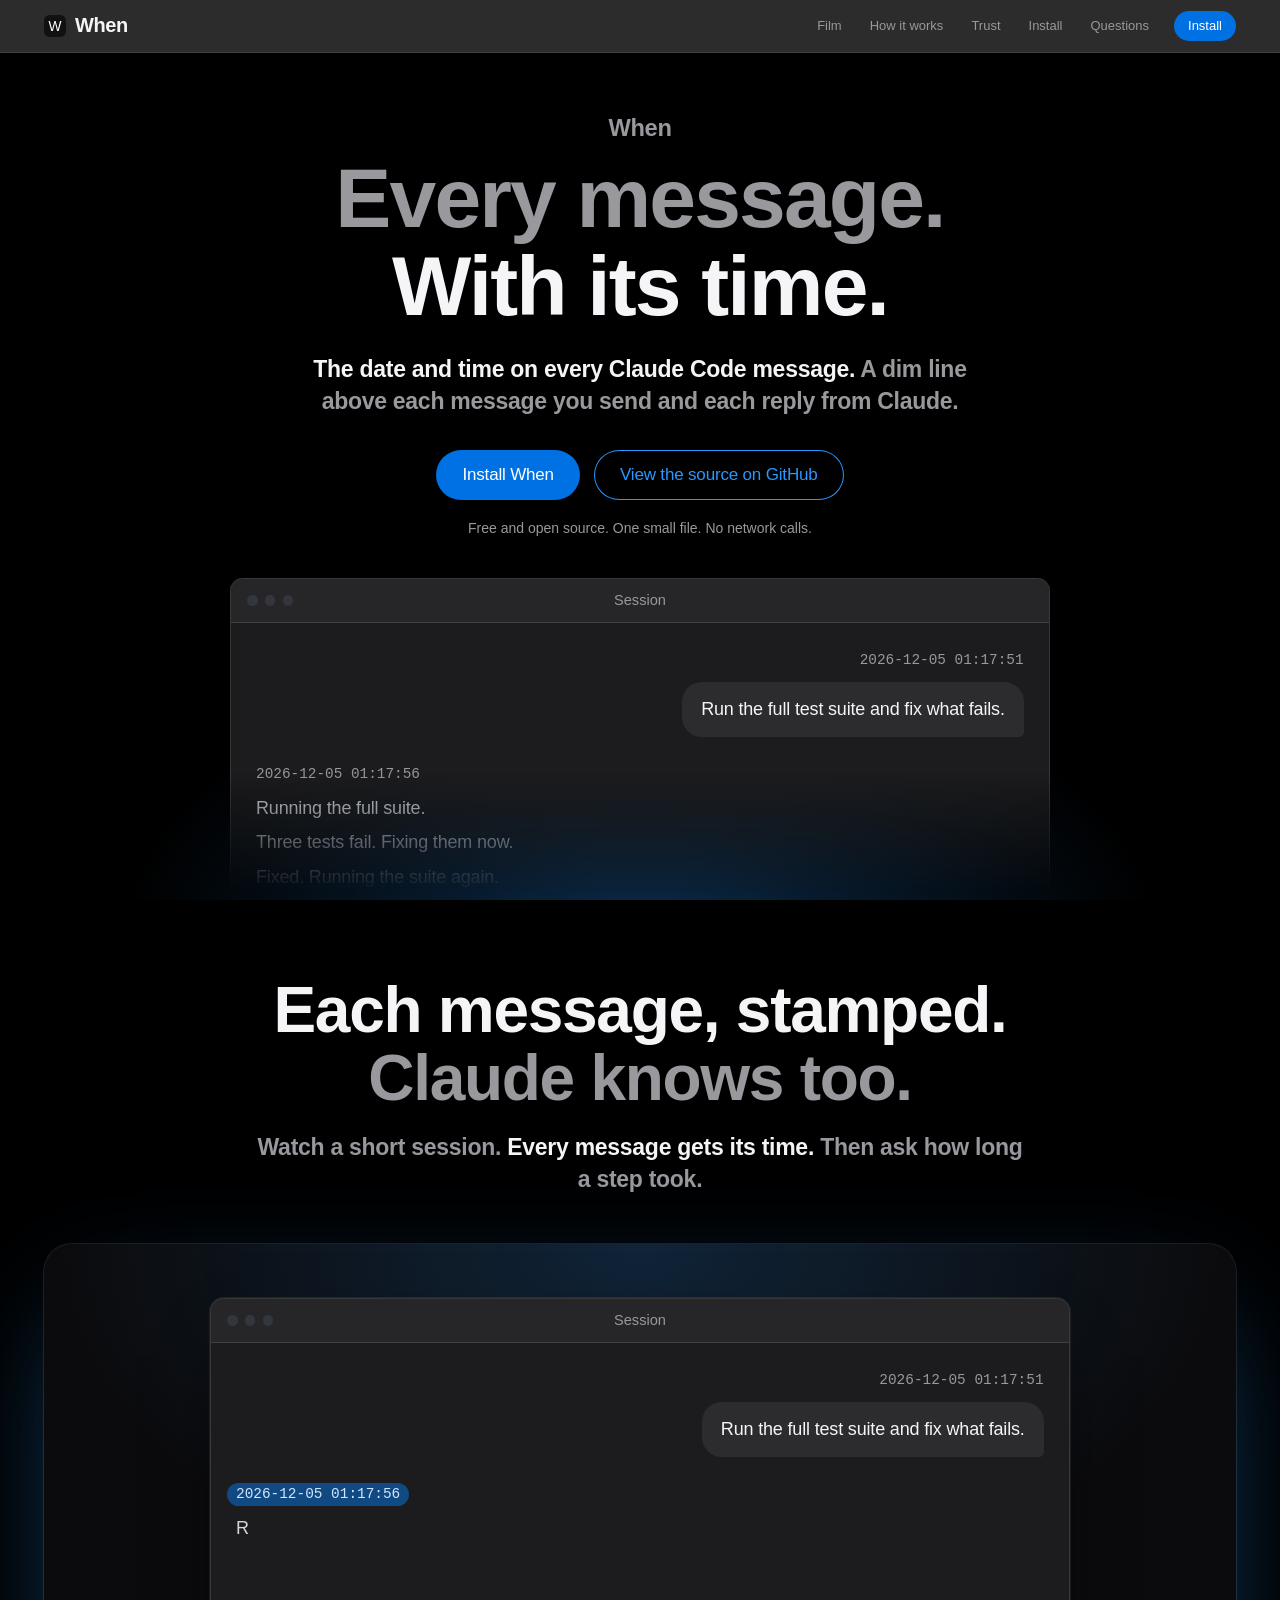
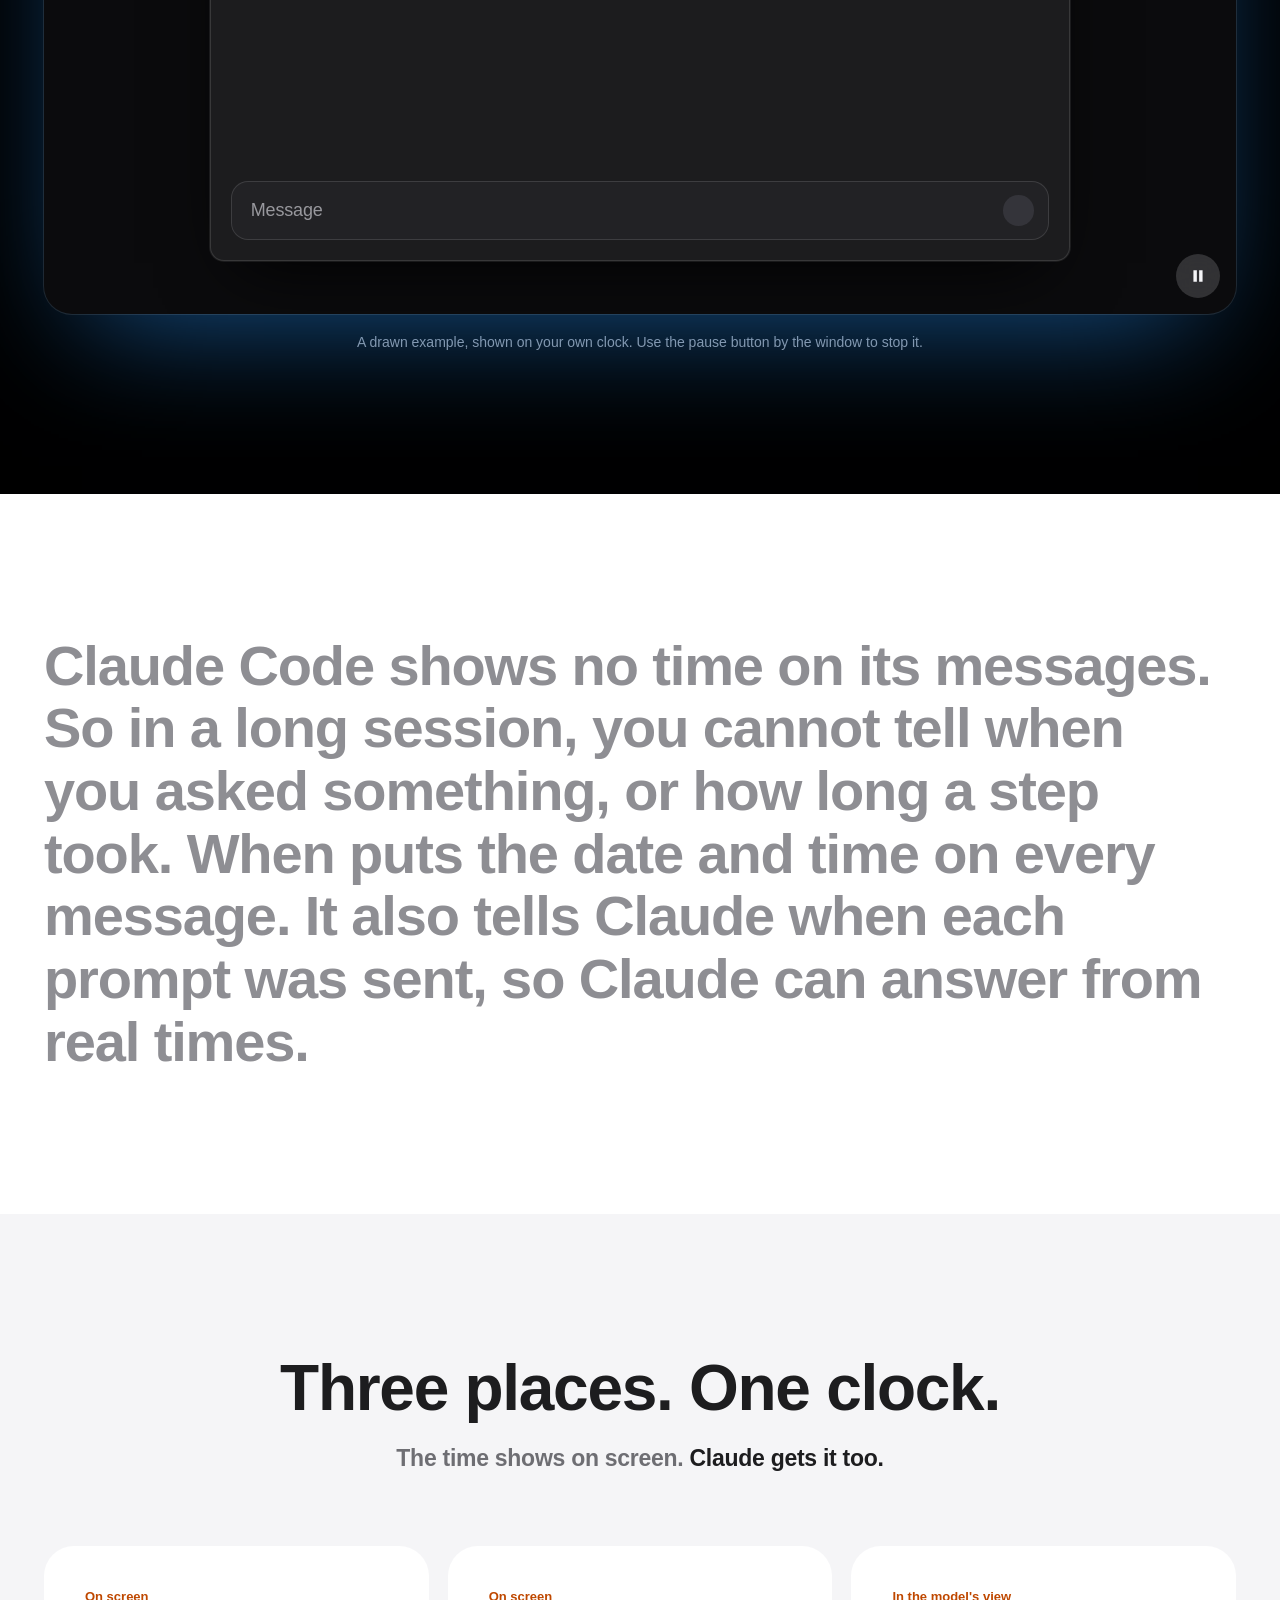
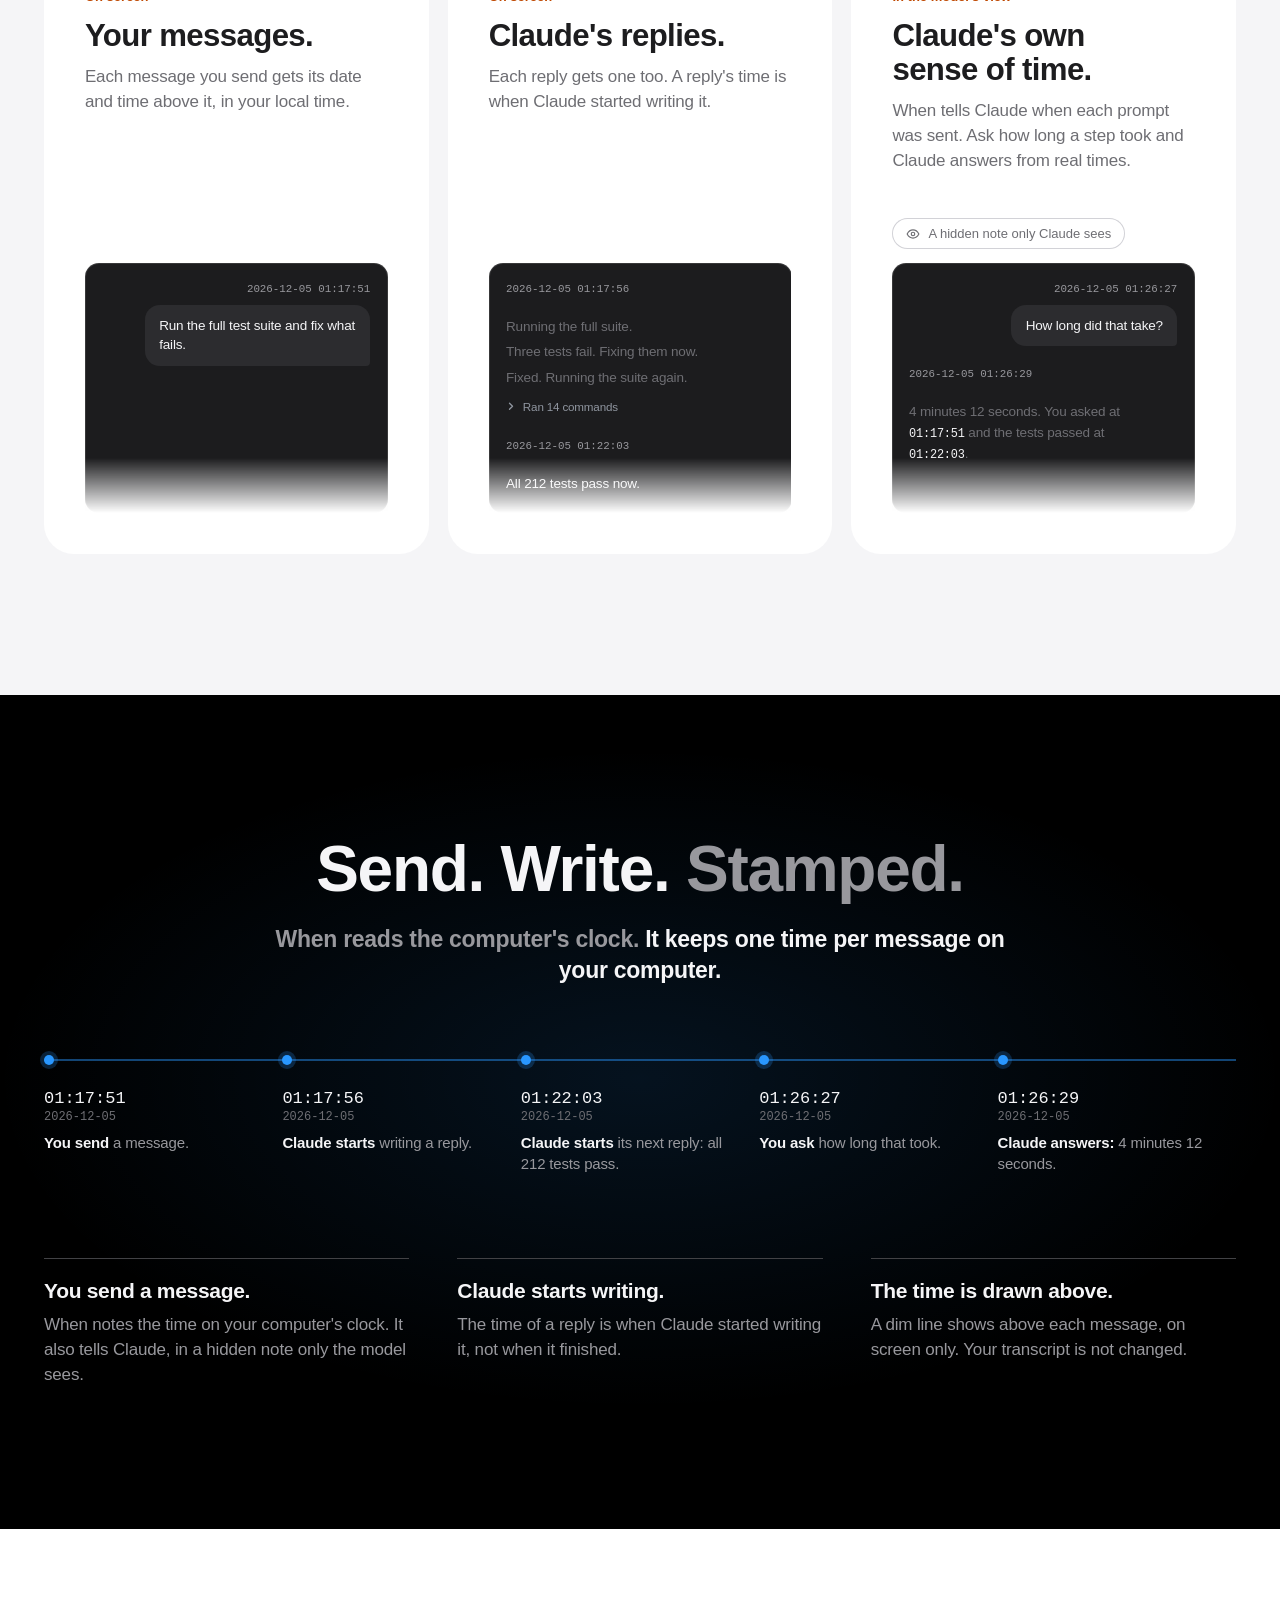
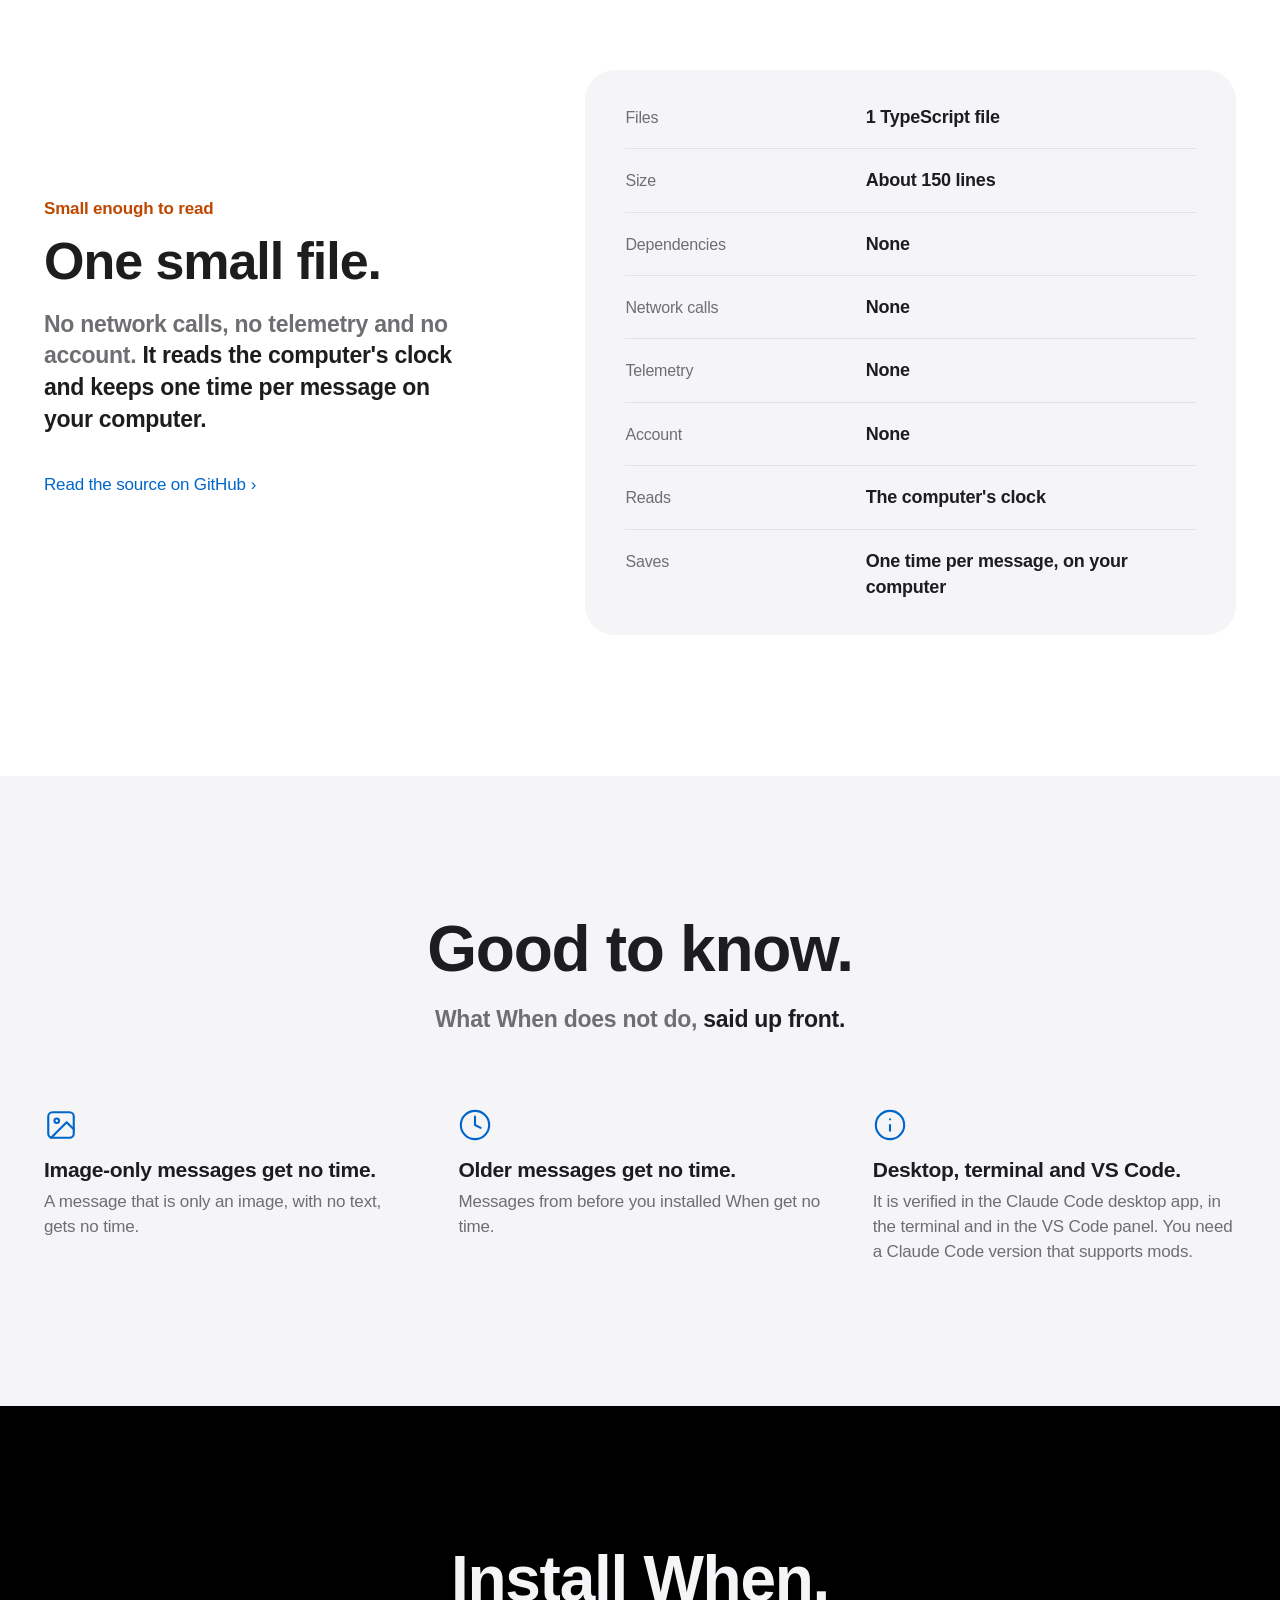
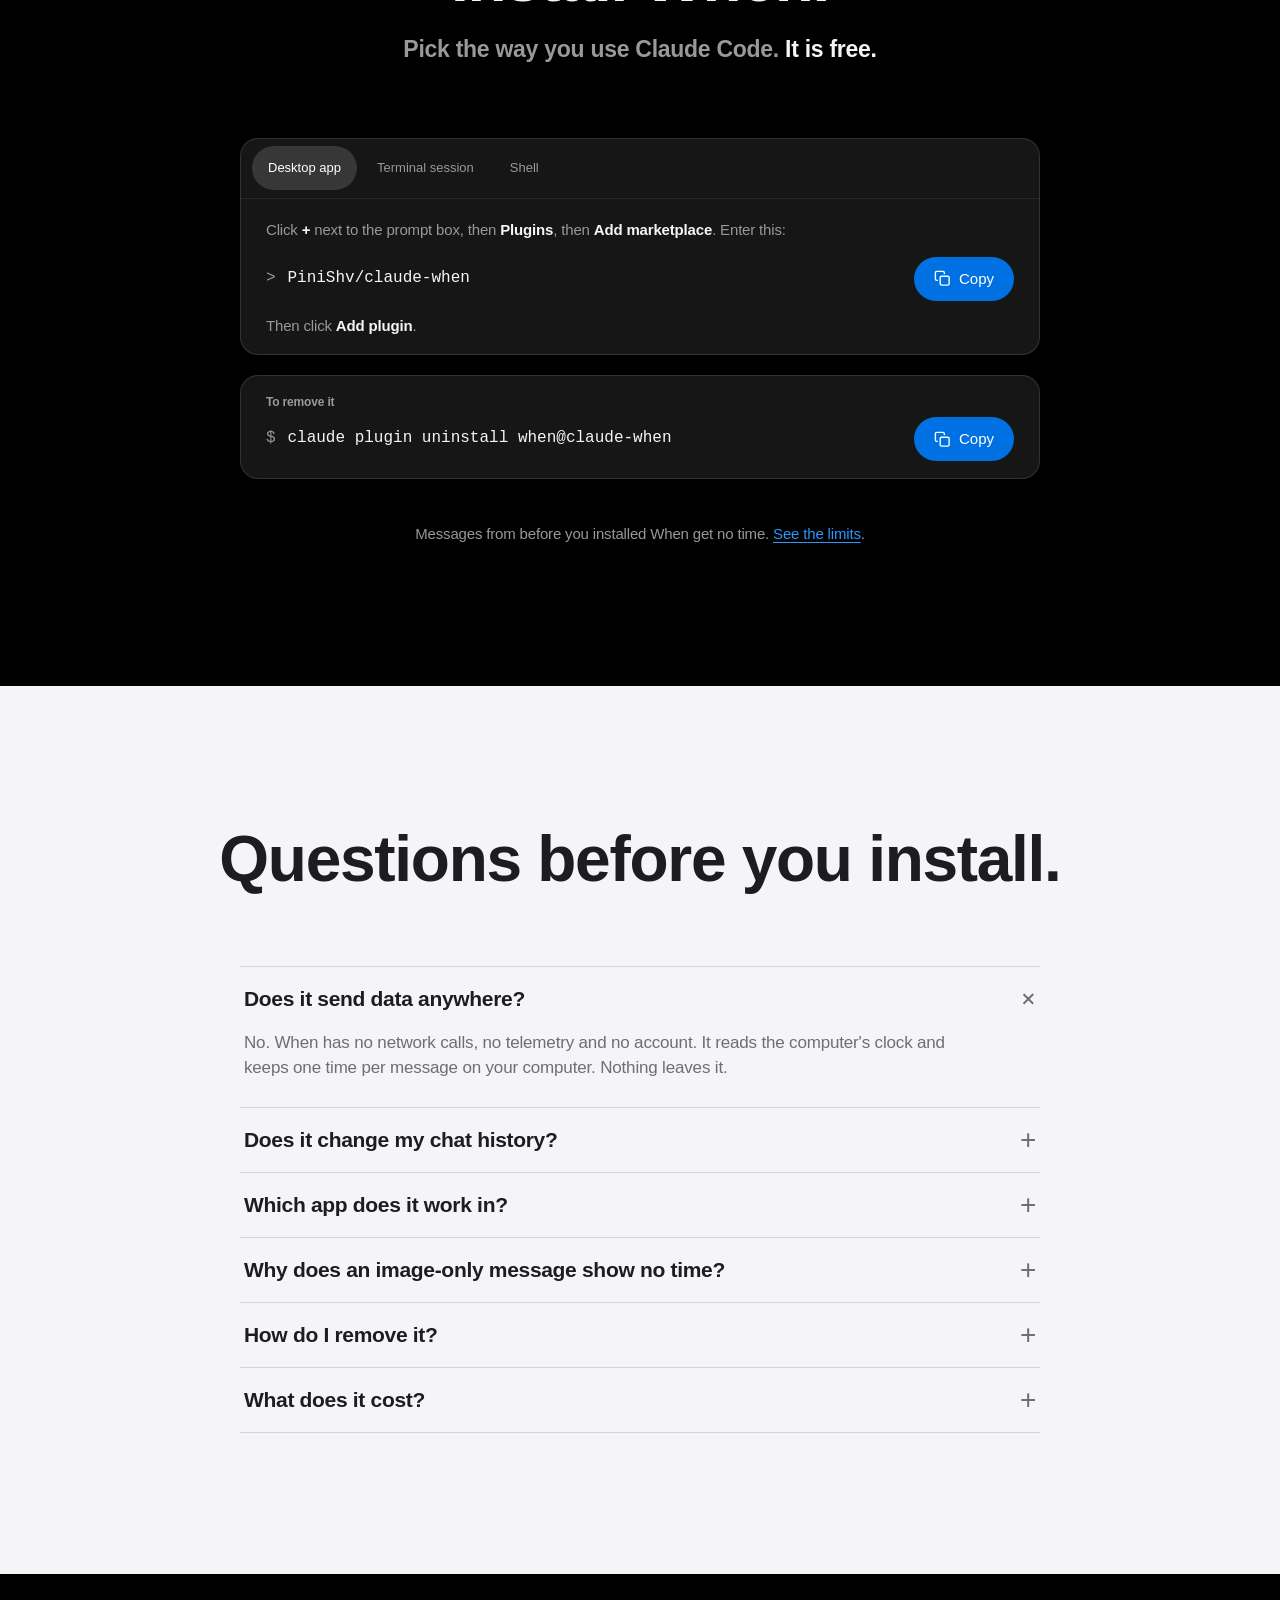
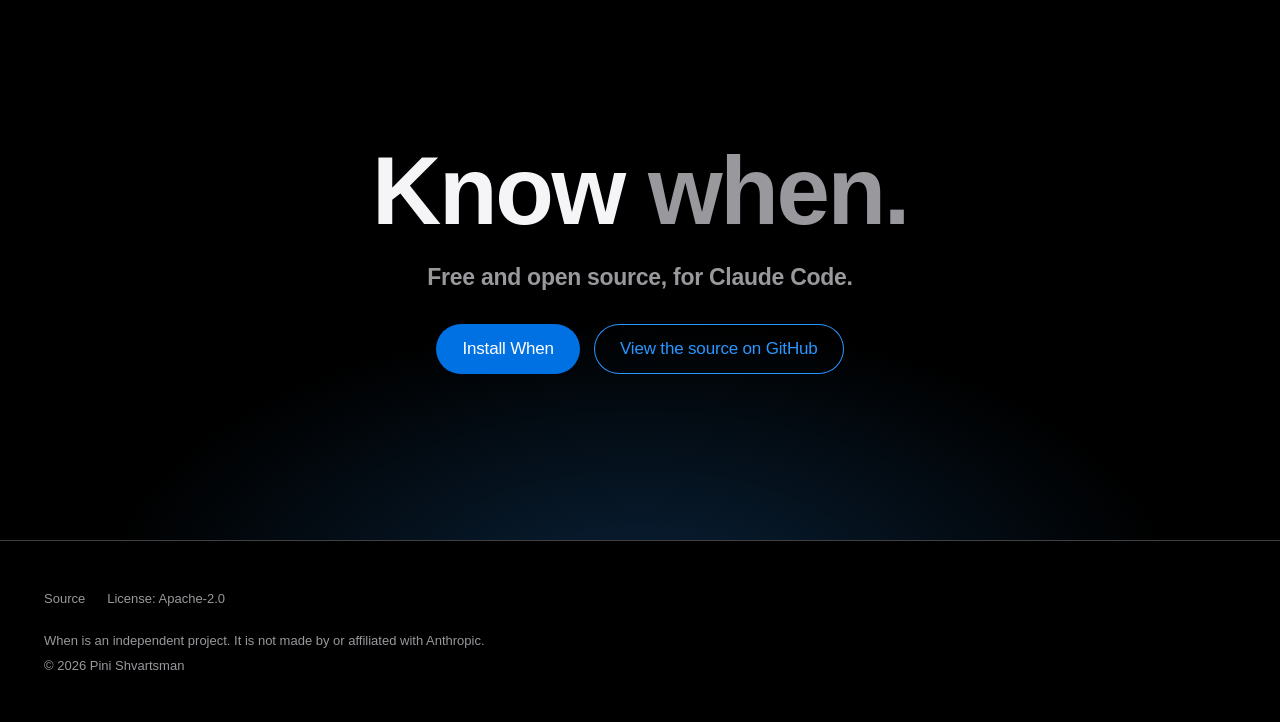
<file: docs/index.html>
<!doctype html>
<html lang="en">
<head>
<meta charset="utf-8">
<meta name="viewport" content="width=device-width, initial-scale=1">
<meta http-equiv="Content-Security-Policy" content="default-src 'none'; img-src 'self' data:; media-src 'self'; style-src 'self' 'unsafe-inline'; script-src 'self' 'unsafe-inline'; base-uri 'none'; form-action 'none'">
<meta name="referrer" content="no-referrer">
<title>When: the date and time on every Claude Code message</title>
<meta name="description" content="When puts the date and time above every message in Claude Code, and tells Claude when each prompt was sent. One small file, no network calls, no account. Free and open source.">
<meta name="robots" content="index, follow, max-image-preview:large">
<link rel="canonical" href="https://claude-when.pinishv.com/">
<meta name="color-scheme" content="light dark">
<meta name="theme-color" content="#000000">
<meta property="og:type" content="website">
<meta property="og:url" content="https://claude-when.pinishv.com/">
<meta property="og:site_name" content="When">
<meta property="og:title" content="When: the date and time on every Claude Code message">
<meta property="og:description" content="Every message, with its time. When puts the date and time above each message in Claude Code, and tells Claude when each prompt was sent. Free and open source.">
<meta property="og:image" content="https://claude-when.pinishv.com/media/social.png">
<meta property="og:image:alt" content="When: the date and time on every Claude Code message.">
<meta name="twitter:card" content="summary_large_image">
<meta name="twitter:title" content="When: the date and time on every Claude Code message">
<meta name="twitter:description" content="Every message, with its time. Free and open source.">
<meta name="twitter:image" content="https://claude-when.pinishv.com/media/social.png">
<meta name="twitter:image:alt" content="When: the date and time on every Claude Code message.">
<link rel="icon" href="favicon.svg" type="image/svg+xml">
<script type="application/ld+json">
{"@context":"https://schema.org","@type":"SoftwareApplication","name":"When","url":"https://claude-when.pinishv.com/","description":"A mod for Claude Code that puts the date and time on every message and tells Claude when each prompt was sent.","applicationCategory":"DeveloperApplication","license":"https://www.apache.org/licenses/LICENSE-2.0","isAccessibleForFree":true,"offers":{"@type":"Offer","price":"0","priceCurrency":"USD"},"sameAs":"https://github.com/PiniShv/claude-when","author":{"@type":"Person","name":"Pini Shvartsman"}}
</script>
<script>document.documentElement.className="js"</script>
<link rel="stylesheet" href="when-sim.css">
<style>
/* ---------- Tokens. Light by default, dark by preference. .dk marks a block that is dark in both. ---------- */
:root{
  color-scheme:light dark;
  --sans:-apple-system,BlinkMacSystemFont,"SF Pro Display","SF Pro Text","Helvetica Neue",Helvetica,Arial,sans-serif;
  --mono:ui-monospace,SFMono-Regular,"SF Mono",Menlo,Consolas,monospace;
  --font-text:var(--sans);--font-mono:var(--mono);
  --gut:clamp(20px,5vw,44px);--nav:52px;
  --bg:#fff;--bg2:#f5f5f7;--tile:#f5f5f7;--tile2:#fff;
  --text:#1d1d1f;--muted:#6e6e73;--dim:#8e8e93;--line:#d2d2d7;--line2:rgba(0,0,0,.08);
  --link:#0066cc;--btn:#0071e3;--btn-h:#0066cc;--focus:#0071e3;
  --ok:#1b7f37;--warn:#8a5a00;--hot:#bf4800;--chip:rgba(0,0,0,.05);
  --glow:0 44px 120px -38px rgba(41,151,255,.55);
}
@media (prefers-color-scheme:dark){
  :root{
    --bg:#000;--bg2:#0c0c0e;--tile:#161617;--tile2:#161617;
    --text:#f5f5f7;--muted:#98989d;--dim:#6e6e73;--line:#424245;--line2:rgba(255,255,255,.1);
    --link:#2997ff;--focus:#64b5ff;--ok:#30d158;--warn:#ffd60a;--hot:#ff9f0a;--chip:rgba(255,255,255,.1);
  }
}
.dk{
  color:var(--text);
  --bg:#000;--bg2:#000;--tile:#161617;--tile2:#161617;
  --text:#f5f5f7;--muted:#98989d;--dim:#6e6e73;--line:#424245;--line2:rgba(255,255,255,.1);
  --link:#2997ff;--focus:#64b5ff;--ok:#30d158;--warn:#ffd60a;--hot:#ff9f0a;--chip:rgba(255,255,255,.1);
}
*,*::before,*::after{box-sizing:border-box}
html{-webkit-text-size-adjust:100%;text-size-adjust:100%;scroll-padding-top:calc(var(--nav) + 8px);background:#000}
@media (prefers-reduced-motion:no-preference){html{scroll-behavior:smooth}}
body{margin:0;background:var(--bg);color:var(--text);font:400 1.0625rem/1.47 var(--sans);letter-spacing:-.01em;-webkit-font-smoothing:antialiased;overflow-wrap:break-word}
a{color:var(--link);text-decoration:none;text-underline-offset:.2em}
a:hover{text-decoration:underline}
:where(p) a:not([class]){text-decoration:underline;text-decoration-thickness:1px}
code,kbd{font-family:var(--mono);letter-spacing:0;overflow-wrap:anywhere}
p{margin:0 0 1em}
h1,h2,h3{margin:0;font-weight:600;text-wrap:balance}
ul,ol,dl,dd{margin:0;padding:0}
[role=list]{list-style:none}
[hidden]{display:none!important}
:focus-visible{outline:3px solid var(--focus);outline-offset:3px;border-radius:8px}
main:focus{outline:none}
.sr{position:absolute;width:1px;height:1px;margin:-1px;padding:0;overflow:hidden;clip:rect(0 0 0 0);white-space:nowrap;border:0}
.nw{white-space:nowrap}
.i{width:1.1em;height:1.1em;flex:none;stroke:currentColor;fill:none;stroke-width:2;stroke-linecap:round;stroke-linejoin:round;vertical-align:-.17em}
.skip{position:absolute;left:16px;top:-5em;z-index:50;background:var(--btn);color:#fff;padding:.7rem 1.1rem;border-radius:999px}
.skip:focus{top:8px}
.wrap{width:min(100% - 2*var(--gut),1200px);margin-inline:auto}
:where(p,li,dd,summary) code{padding:.1em .38em;border-radius:6px;background:var(--chip);font-size:.88em}

/* ---------- Type and sections ---------- */
h1{font-size:clamp(2.75rem,.9rem + 6.1vw,5.25rem);line-height:1.04;letter-spacing:-.022em}
h2{font-size:clamp(2.125rem,1.2rem + 3.6vw,4rem);line-height:1.06;letter-spacing:-.02em}
h3{font-size:1.5rem;line-height:1.16;letter-spacing:-.015em}
.mu{color:var(--muted)}
.sec{position:relative;padding-block:clamp(84px,11vw,150px);background:var(--bg);color:var(--text)}
.sec.alt{background:var(--bg2);--tile:var(--tile2)}
.head{max-width:900px;margin:0 auto clamp(40px,5.6vw,72px);text-align:center}
.lede{margin:20px auto 0;max-width:34em;color:var(--muted);font-size:clamp(1.1875rem,1.06rem + .5vw,1.4375rem);line-height:1.38;font-weight:600;letter-spacing:-.012em;text-wrap:pretty}
.lede b{color:var(--text);font-weight:600}
.more{margin:28px 0 0;text-align:center}
.go{display:inline-flex;align-items:center;min-height:44px}
.go::after{content:"\203A";content:"\203A" / "";margin-left:.3em;display:inline-block;transition:transform .15s}
.go:hover::after{transform:translateX(3px)}

/* ---------- Buttons ---------- */
.btn{display:inline-flex;align-items:center;justify-content:center;gap:8px;min-height:50px;padding:0 26px;border:0;border-radius:999px;background:var(--btn);color:#fff;font:400 1.0625rem/1 var(--sans);letter-spacing:-.01em;white-space:nowrap;cursor:pointer;transition:background-color .15s,box-shadow .15s,transform .15s}
.btn:hover{background:var(--btn-h);text-decoration:none}
.btn-2{background:transparent;color:var(--link);box-shadow:inset 0 0 0 1px currentColor}
.btn-2:hover{background:var(--chip)}
@media (hover:hover) and (pointer:fine){.btn:hover{transform:translateY(-1px)}}
.btn:active{transform:translateY(1px) scale(.985);transition-duration:.09s}

/* ---------- Nav: dark glass in both themes ---------- */
.top{position:sticky;top:0;z-index:40;background:#161617;border-bottom:1px solid rgba(255,255,255,.1)}
@supports (backdrop-filter:blur(1px)) or (-webkit-backdrop-filter:blur(1px)){.top{background:rgba(22,22,23,.9);-webkit-backdrop-filter:saturate(180%) blur(20px);backdrop-filter:saturate(180%) blur(20px)}}
.bar{display:flex;align-items:center;gap:6px;min-height:var(--nav)}
.brand{display:inline-flex;align-items:center;gap:9px;margin-right:auto;min-height:44px;color:var(--text);font-size:1.25rem;font-weight:600;letter-spacing:-.02em}
.brand:hover{text-decoration:none}
.brand img{display:block;width:22px;height:22px;border-radius:5px}
.links ul{display:flex;align-items:center;gap:clamp(0px,.8vw,10px)}
.links a{display:inline-flex;align-items:center;min-height:44px;padding:0 9px;color:var(--muted);font-size:.8125rem;letter-spacing:0;white-space:nowrap;border-radius:6px;transition:color .15s}
.links a:hover,.links a[aria-current=true]{color:var(--text);text-decoration:none}
.inst{position:relative;display:inline-flex;align-items:center;min-height:30px;margin-left:10px;padding:0 14px;border-radius:999px;background:var(--btn);color:#fff;font-size:.8125rem;letter-spacing:0;white-space:nowrap;transition:background-color .15s}
.inst::after{content:"";position:absolute;inset:-8px -4px}
.inst:hover{background:var(--btn-h);text-decoration:none}
.mnav{display:none}
.mnav summary{display:inline-flex;align-items:center;gap:7px;min-height:44px;padding:0 10px;color:var(--text);font-size:.875rem;cursor:pointer;list-style:none;border-radius:999px}
.mnav summary::-webkit-details-marker{display:none}
.mnav summary::after{content:"";width:7px;height:7px;margin:-3px 0 0 2px;border:solid currentColor;border-width:0 1.5px 1.5px 0;transform:rotate(45deg)}
.mnav details[open] summary::after{transform:rotate(225deg);margin-top:3px}
.mnav ul{position:absolute;left:0;right:0;top:100%;padding:4px var(--gut) 20px;background:#161617;border-bottom:1px solid rgba(255,255,255,.1);max-height:calc(100vh - var(--nav) - 1px);overflow:auto}
.mnav li+li{border-top:1px solid rgba(255,255,255,.1)}
.mnav li a{display:flex;align-items:center;min-height:54px;color:var(--text);font-size:1.5rem;font-weight:600;letter-spacing:-.02em}
@media (max-width:859px){.links{display:none}.mnav{display:block}}

/* ---------- The chat window (when-sim.css), set into this page's colours. It stays neutral. ---------- */
.ws{--ws-bg:#1c1c1e;--ws-bar:#262629;--ws-line:rgba(255,255,255,.12);--ws-bubble:#2c2c2f;--ws-ink:#f5f5f7;--ws-text:#d6d6da;--ws-dim:#98989d;--ws-hi:#cfe6ff;--ws-hi-bg:#0a6fd6;--ws-k:2.1;border-radius:14px;box-shadow:0 0 0 1px rgba(255,255,255,.08),0 30px 70px -28px #000}
.ws__title{color:#98989d}
.ws__input{background:#222225;color:#98989d}
.ws__input i{background:#34343a}
[data-sim]{height:100%}
.ws-pause{position:absolute;right:16px;bottom:16px;z-index:3;display:grid;place-items:center;width:44px;height:44px;padding:0;border:0;border-radius:50%;background:rgba(66,66,69,.72);-webkit-backdrop-filter:blur(12px);backdrop-filter:blur(12px);color:#f5f5f7;cursor:pointer;transition:background-color .15s,transform .15s}
.ws-pause:hover{background:rgba(90,90,94,.86)}
.ws-pause:active{transform:scale(.92)}
.ws-pause svg{width:16px;height:16px;fill:currentColor}
html:not(.js) .ws__body{flex:none;overflow:visible}
html:not(.js) .ws{height:auto}

/* ---------- Hero ---------- */
.hero{display:flex;flex-direction:column;min-height:clamp(680px,calc(100svh - var(--nav) - 1px),960px);padding-top:clamp(40px,6.4vh,84px);overflow:hidden;text-align:center;background:radial-gradient(56% 46% at 50% 104%,rgba(41,151,255,.28),transparent 72%),#000}
.kicker{margin:0 0 10px;font-size:clamp(1.1875rem,1rem + .6vw,1.5rem);font-weight:600;letter-spacing:-.015em;color:var(--muted)}
.hero h1{max-width:13em;margin-inline:auto}
.hero h1 span{display:inline-block}
.hero .lede{max-width:31em;margin-top:clamp(16px,2vw,24px)}
.cta{display:flex;flex-wrap:wrap;justify-content:center;gap:14px;margin-top:clamp(22px,2.6vw,32px)}
@media (max-width:479px){.cta{flex-direction:column;align-items:stretch}}
.fact{margin:18px auto 0;color:var(--muted);font-size:.875rem;letter-spacing:0;text-wrap:balance}
.shot{flex:1 1 0;min-height:260px;width:min(100% - 2*var(--gut),820px);margin:clamp(28px,4.4vh,56px) auto 0;-webkit-mask-image:linear-gradient(#000 60%,transparent 98%);mask-image:linear-gradient(#000 60%,transparent 98%)}
.shot .ws{--ws-k:2.2}
.shot .ws__input{display:none}
@media (max-width:639px){.shot .ws{--ws-k:3.8}.shot{min-height:300px}}
@media (prefers-reduced-motion:no-preference){
  .hero [data-e]{animation:rise .9s cubic-bezier(.2,.7,.2,1) both;animation-delay:calc(var(--e)*90ms)}
  .shot{animation:winrise 1.2s cubic-bezier(.16,1,.3,1) .45s both}
}
@keyframes rise{from{opacity:0;transform:translateY(22px)}}
@keyframes winrise{from{opacity:0;translate:0 70px}}

/* ---------- The film: the live window in a glowing frame ---------- */
.cinema{padding-top:clamp(40px,6vw,84px)}
.cinema .head{margin-bottom:clamp(28px,4vw,48px)}
.film{max-width:1200px;margin:0 auto}
.frame{position:relative;display:grid;place-items:center;aspect-ratio:16/9;padding:clamp(18px,4.2vw,60px);border-radius:clamp(14px,2.2vw,28px);overflow:hidden;background:radial-gradient(70% 80% at 50% 0,rgba(41,151,255,.18),transparent 70%),#0b0b0d;box-shadow:0 0 0 1px rgba(255,255,255,.1),var(--glow)}
.frame .win{width:min(100%,860px);height:100%;min-height:0}
.frame .ws{--ws-k:2.1}
@media (max-width:899px){.frame{aspect-ratio:4/3}.frame .ws{--ws-k:2.6}}
@media (max-width:639px){.frame{aspect-ratio:auto;height:640px;padding:12px 12px 72px}.frame .ws{--ws-k:4}}
html:not(.js) .frame{aspect-ratio:auto;height:auto}

/* ---------- The statement ---------- */
.say p{max-width:21em;margin:0;font-size:clamp(1.75rem,.9rem + 3.4vw,3.5rem);line-height:1.12;font-weight:600;letter-spacing:-.02em;text-wrap:pretty}
.say strong{font-weight:600;color:var(--link)}
.say .w{transition:color .35s}
.say .w.off{color:var(--dim)}

/* ---------- Tiles ---------- */
.bento{display:grid;gap:clamp(12px,1.5vw,20px);grid-template-columns:repeat(12,minmax(0,1fr))}
.tile{position:relative;grid-column:span 12;display:flex;flex-direction:column;min-width:0;overflow:hidden;padding:clamp(26px,3.2vw,44px);border-radius:clamp(22px,2.6vw,30px);background:var(--tile);color:var(--text)}
.tile h3{font-size:clamp(1.5rem,1.15rem + 1vw,2rem);line-height:1.1;letter-spacing:-.02em;max-width:13em}
.tile p{margin:12px 0 0;max-width:30em;color:var(--muted);text-wrap:pretty}
.tile .vis{margin-top:auto;padding-top:clamp(28px,3.6vw,44px)}
.tile .tag{margin:0 0 12px;font-size:.8125rem;font-weight:600;letter-spacing:0;color:var(--hot)}
@media (min-width:640px) and (max-width:979px){.t4{grid-column:span 6}.t4:last-child{grid-column:span 12}}
@media (min-width:980px){.t4{grid-column:span 4}}
.mock{position:relative;height:250px;-webkit-mask-image:linear-gradient(#000 78%,transparent 100%);mask-image:linear-gradient(#000 78%,transparent 100%)}
.mock .ws{--ws-k:4.5;border-radius:14px;box-shadow:0 0 0 1px rgba(255,255,255,.1),0 24px 40px -24px rgba(0,0,0,.6)}
.mock .ws__bar,.mock .ws__input{display:none}
.mock .ws__body{padding:0 1.2em}
.mock .ws__flow{padding-top:1.2em}
.tile .onlyc{display:inline-flex;align-items:center;gap:8px;margin:0 0 14px;padding:6px 14px;border-radius:999px;box-shadow:inset 0 0 0 1px var(--line);color:var(--muted);font-size:.8125rem;font-weight:500;letter-spacing:0}
.onlyc .i{width:14px;height:14px}

/* ---------- How it works: a dark stage in both themes ---------- */
.stage{background:radial-gradient(70% 55% at 50% 46%,rgba(41,151,255,.12),transparent 72%),#000}
.tl{display:grid;gap:0;grid-template-columns:minmax(0,1fr);list-style:none}
.tl li{position:relative;padding:0 0 30px 28px;border-left:2px solid rgba(41,151,255,.45)}
.tl li::before{content:"";position:absolute;left:-6px;top:3px;width:10px;height:10px;border-radius:50%;background:#2997ff;box-shadow:0 0 0 4px rgba(41,151,255,.22)}
.tl time{display:block;font:500 1.0625rem var(--mono);letter-spacing:0;color:var(--text)}
.tl .d{display:block;margin-top:2px;font:400 .75rem var(--mono);letter-spacing:0;color:var(--dim)}
.tl p{margin:8px 0 0;color:var(--muted);font-size:.9375rem;line-height:1.4}
.tl p b{color:var(--text);font-weight:600}
@media (min-width:860px){
  .tl{grid-template-columns:repeat(5,minmax(0,1fr))}
  .tl li{padding:28px 18px 0 0;border-left:0;border-top:2px solid rgba(41,151,255,.45)}
  .tl li::before{left:0;top:-6px}
}
.steps3{display:grid;gap:clamp(28px,4vw,48px);margin-top:clamp(48px,7vw,84px);grid-template-columns:minmax(0,1fr)}
@media (min-width:860px){.steps3{grid-template-columns:repeat(3,minmax(0,1fr))}}
.steps3 li{padding-top:20px;border-top:1px solid var(--line)}
.steps3 h3{font-size:1.3125rem}
.steps3 p{margin:10px 0 0;color:var(--muted)}

/* ---------- Trust ---------- */
.split{display:grid;gap:clamp(36px,6vw,80px);grid-template-columns:minmax(0,1fr);align-items:center}
@media (min-width:940px){.split{grid-template-columns:minmax(0,5fr) minmax(0,7fr)}}
.split .lede{margin-inline:0}
.split h2{font-size:clamp(2rem,1.2rem + 2.9vw,3.25rem)}
.eyebrow{margin:0 0 12px;font-size:1.0625rem;font-weight:600;color:var(--hot)}
.kv{padding:clamp(8px,1.4vw,16px) clamp(22px,3.2vw,40px);border-radius:clamp(22px,2.6vw,30px);background:var(--tile)}
.kv>div{display:grid;grid-template-columns:minmax(0,1fr) minmax(0,1.5fr);gap:6px 20px;align-items:baseline;padding:18px 0;border-top:1px solid var(--line2)}
.kv>div:first-child{border-top:0}
.kv dt{color:var(--muted);font-size:1rem}
.kv dd{font-size:1.125rem;font-weight:600;letter-spacing:-.012em}
@media (max-width:459px){.kv>div{grid-template-columns:minmax(0,1fr)}}
.facts{display:grid;gap:clamp(32px,4vw,52px) clamp(28px,4vw,56px);grid-template-columns:minmax(0,1fr)}
@media (min-width:860px){.facts{grid-template-columns:repeat(3,minmax(0,1fr))}}
.facts .i{display:block;width:34px;height:34px;margin-bottom:16px;stroke-width:1.5;color:var(--link)}
.facts h3{font-size:1.3125rem}
.facts p{margin:8px 0 0;color:var(--muted)}

/* ---------- Install: dark in both themes ---------- */
.term{border-radius:18px;overflow:hidden;background:var(--tile);box-shadow:inset 0 0 0 1px rgba(255,255,255,.12);text-align:left}
.term-bar{display:flex;flex-wrap:wrap;align-items:center;gap:8px;padding:8px 12px;border-bottom:1px solid rgba(255,255,255,.08)}
.tabs{display:none;gap:4px;flex-wrap:wrap}
.js .tabs{display:flex}
.tabs button{min-height:44px;padding:0 16px;border:0;border-radius:999px;background:transparent;color:var(--muted);font:500 .8125rem var(--sans);letter-spacing:0;cursor:pointer;transition:background-color .15s,color .15s}
.tabs button:hover{color:var(--text)}
.tabs button[aria-selected=true]{color:#fff;background:rgba(255,255,255,.14)}
.panel{padding:20px clamp(16px,3vw,26px) 18px}
html:not(.js) .panel[hidden]{display:block!important}
html:not(.js) .panel+.panel{border-top:1px solid rgba(255,255,255,.12)}
.plabel{display:block;margin:0 0 8px;font:600 .75rem var(--sans);color:var(--muted)}
.js .term:not(.rm) .plabel{display:none}
.cmdrow{display:grid;grid-template-columns:auto minmax(0,1fr) auto;gap:12px;align-items:center}
.ps{margin:0;font:500 1rem/1.6 var(--mono);color:var(--muted);user-select:none;-webkit-user-select:none}
.cmd{display:block;font:500 clamp(.875rem,.8rem + .3vw,1rem)/1.6 var(--mono);letter-spacing:0;overflow-wrap:anywhere;user-select:all;-webkit-user-select:all}
.copy{display:none;align-items:center;justify-content:center;gap:8px;min-height:44px;padding:0 20px;border:0;border-radius:999px;background:var(--btn);color:#fff;font:400 .9375rem var(--sans);cursor:pointer;transition:background-color .15s,transform .15s}
.js .copy{display:inline-flex}
.copy:hover{background:var(--btn-h)}
.copy:active{transform:scale(.96)}
.copy.done{background:#30d158;color:#04210d}
.hint{margin:14px 0 0;color:var(--muted);font-size:.9375rem}
.hint b{color:var(--text);font-weight:600}
.term :where(p) code{padding:0;background:none;color:var(--text)}
@media (max-width:559px){.cmdrow{grid-template-columns:auto minmax(0,1fr);align-items:start}.copy{grid-column:1/-1;width:100%}}
.install-wrap{max-width:800px;margin:0 auto}
.rm{margin-top:20px}
.fine{max-width:800px;margin:clamp(30px,4vw,44px) auto 0;color:var(--muted);font-size:.9375rem;text-align:center}

/* ---------- FAQ ---------- */
.faq{max-width:800px;margin:0 auto;border-bottom:1px solid var(--line)}
.faq details{border-top:1px solid var(--line)}
.faq summary{display:flex;align-items:center;justify-content:space-between;gap:20px;min-height:64px;padding:16px 4px;font-size:clamp(1.125rem,1.02rem + .45vw,1.3125rem);font-weight:600;letter-spacing:-.015em;line-height:1.25;cursor:pointer;list-style:none;border-radius:8px}
.faq summary::-webkit-details-marker{display:none}
.faq summary:focus-visible{outline-offset:-3px}
.faq summary::after{content:"+";content:"+" / "";flex:none;font:300 1.75rem/1 var(--sans);color:var(--muted)}
@media (prefers-reduced-motion:no-preference){.faq summary::after{transition:transform .25s}}
.faq details[open] summary::after{transform:rotate(45deg)}
.faq .a{padding:0 4px 26px;color:var(--muted);max-width:44em}
.faq .a p{margin:0 0 .9em}
.faq .a p:last-child{margin:0}

/* ---------- Close and footer ---------- */
.closer{padding-block:clamp(96px,13vw,180px);text-align:center;background:radial-gradient(60% 70% at 50% 110%,rgba(41,151,255,.22),transparent 70%),#000}
.closer h2{font-size:clamp(2.75rem,1rem + 7vw,6rem);letter-spacing:-.025em}
.closer .lede{margin-bottom:30px}
.foot{padding:36px 0 40px;background:#000;border-top:1px solid var(--line);color:var(--muted);font-size:.8125rem;letter-spacing:0}
.foot a{color:var(--muted)}
.foot a:hover{color:var(--text)}
.foot nav ul{display:flex;flex-wrap:wrap;gap:0 22px;padding:0 0 10px}
.foot nav a{display:inline-flex;align-items:center;min-height:44px}
.foot p{margin:0 0 6px}

@media (forced-colors:active){
  .term,.tile,.kv,.frame,.ws,.btn-2,.onlyc{border:1px solid CanvasText}
  .btn,.inst,.copy,.ws-pause{border:1px solid ButtonText}
  .tabs button[aria-selected=true],.links a[aria-current=true]{text-decoration:underline}
  .say .w.off{color:GrayText}
}
</style>
</head>
<body id="top">
<svg width="0" height="0" style="position:absolute" aria-hidden="true" focusable="false">
<symbol id="i-copy" viewBox="0 0 24 24"><rect x="9" y="9" width="13" height="13" rx="2"/><path d="M5 15H4a2 2 0 0 1-2-2V4a2 2 0 0 1 2-2h9a2 2 0 0 1 2 2v1"/></symbol>
<symbol id="i-info" viewBox="0 0 24 24"><circle cx="12" cy="12" r="10"/><path d="M12 16v-4M12 8h.01"/></symbol>
<symbol id="i-image" viewBox="0 0 24 24"><rect x="3" y="3" width="18" height="18" rx="3"/><circle cx="9" cy="9" r="1.6"/><path d="m21 15-5-5L5 21"/></symbol>
<symbol id="i-clock" viewBox="0 0 24 24"><circle cx="12" cy="12" r="10"/><path d="M12 6v6l4 2"/></symbol>
<symbol id="i-eye" viewBox="0 0 24 24"><path d="M2 12s3.6-7 10-7 10 7 10 7-3.6 7-10 7S2 12 2 12z"/><circle cx="12" cy="12" r="3"/></symbol>
</svg>

<a class="skip" href="#main">Skip to content</a>

<header class="top dk">
<div class="wrap bar">
<a class="brand" href="#top"><img src="favicon.svg" alt="" width="22" height="22"><span>When</span></a>
<nav class="links" aria-label="Main">
<ul role="list">
<li><a href="#film">Film</a></li>
<li><a href="#how-it-works">How it works</a></li>
<li><a href="#trust">Trust</a></li>
<li><a href="#install">Install</a></li>
<li><a href="#faq">Questions</a></li>
</ul>
</nav>
<nav class="mnav" aria-label="Main menu">
<details>
<summary>Menu</summary>
<ul role="list">
<li><a href="#film">Film</a></li>
<li><a href="#how-it-works">How it works</a></li>
<li><a href="#trust">Trust</a></li>
<li><a href="#install">Install</a></li>
<li><a href="#faq">Questions</a></li>
</ul>
</details>
</nav>
<a class="inst" href="#install">Install</a>
</div>
</header>

<main id="main" tabindex="-1">

<section class="hero dk" aria-labelledby="h-hero">
<div class="wrap">
<p class="kicker" data-e style="--e:0">When</p>
<h1 id="h-hero" data-e style="--e:1"><span class="mu">Every message.</span> <span>With its time.</span></h1>
<p class="lede" data-e style="--e:2"><b>The date and time on every Claude Code message.</b> A dim line above each message you send and each reply from Claude.</p>
<div class="cta" data-e style="--e:3">
<a class="btn" href="#install">Install When</a>
<a class="btn btn-2" href="https://github.com/PiniShv/claude-when">View the source on GitHub</a>
</div>
<p class="fact" data-e style="--e:4">Free and open source. One small file. No network calls.</p>
</div>
<div class="shot" role="img" aria-label="A chat window. A message from the user, Run the full test suite and fix what fails, has its date and time above it. Claude's reply has its own date and time above it.">
<div data-sim="static" data-from="0" data-to="3" aria-hidden="true"></div>
</div>
</section>

<section class="sec dk cinema" aria-labelledby="h-film">
<div class="wrap">
<div class="head">
<h2 id="h-film">Each message, stamped. <span class="mu">Claude knows too.</span></h2>
<p class="lede">Watch a short session. <b>Every message gets its time.</b> Then ask how long a step took.</p>
</div>
<figure class="film" id="film" style="margin-inline:auto">
<div class="frame" data-sim-host>
<div class="win"><div data-sim="loop" aria-hidden="true"></div></div>
</div>
<figcaption class="sr">A short session. You ask Claude to run the test suite and fix what fails. Claude starts replying five seconds later. About four minutes after your first message it says all 212 tests pass. About four minutes after that you ask how long that took, and two seconds later Claude answers: 4 minutes 12 seconds. Every message has its date and time above it.</figcaption>
</figure>
<p class="fact" style="text-align:center;margin-top:18px">A drawn example, shown on your own clock. Use the pause button by the window to stop it.</p>
<noscript><p class="fact" style="text-align:center;margin-top:8px">Turn on JavaScript to watch the demo.</p></noscript>
</div>
</section>

<section class="sec say" aria-labelledby="h-say">
<div class="wrap">
<h2 id="h-say" class="sr">Why When</h2>
<p data-words>Claude Code shows no time on its messages. So in a long session, you cannot tell when you asked something, or how long a step took. <strong>When puts the date and time on every message.</strong> It also tells Claude when each prompt was sent, so Claude can answer from real times.</p>
</div>
</section>

<section class="sec alt" id="places" aria-labelledby="h-places">
<div class="wrap">
<div class="head">
<h2 id="h-places">Three places. One clock.</h2>
<p class="lede">The time shows on screen. <b>Claude gets it too.</b></p>
</div>
<div class="bento">

<article class="tile t4">
<p class="tag">On screen</p>
<h3>Your messages.</h3>
<p>Each message you send gets its date and time above it, in your local time.</p>
<div class="vis"><div class="mock" role="img" aria-label="Your message, Run the full test suite and fix what fails, with its date and time above it."><div data-sim="static" data-from="0" data-to="1" aria-hidden="true"></div></div></div>
</article>

<article class="tile t4">
<p class="tag">On screen</p>
<h3>Claude's replies.</h3>
<p>Each reply gets one too. A reply's time is when Claude started writing it.</p>
<div class="vis"><div class="mock" role="img" aria-label="Claude's reply, with its date and time above it, and a second reply, All 212 tests pass now, with its own date and time above it."><div data-sim="static" data-from="1" data-to="3" aria-hidden="true"></div></div></div>
</article>

<article class="tile t4">
<p class="tag">In the model's view</p>
<h3>Claude's own sense of time.</h3>
<p>When tells Claude when each prompt was sent. Ask how long a step took and Claude answers from real times.</p>
<div class="vis"><p class="onlyc"><svg class="i" aria-hidden="true"><use href="#i-eye"/></svg>A hidden note only Claude sees</p><div class="mock" role="img" aria-label="You ask, How long did that take. Claude answers, 4 minutes 12 seconds, from the times you asked and the tests passed."><div data-sim="static" data-from="3" data-to="5" aria-hidden="true"></div></div></div>
</article>

</div>
</div>
</section>

<section class="sec dk stage" id="how-it-works" aria-labelledby="h-how">
<div class="wrap">
<div class="head">
<h2 id="h-how">Send. Write. <span class="mu">Stamped.</span></h2>
<p class="lede">When reads the computer's clock. <b>It keeps one time per message on your computer.</b></p>
</div>
<ol class="tl" aria-label="The example session, in time order">
<li data-msg="0"><time datetime="2026-11-21T19:15:26">19:15:26</time><span class="d">2026-11-21</span><p><b>You send</b> a message.</p></li>
<li data-msg="1"><time datetime="2026-11-21T19:15:31">19:15:31</time><span class="d">2026-11-21</span><p><b>Claude starts</b> writing a reply.</p></li>
<li data-msg="2"><time datetime="2026-11-21T19:19:38">19:19:38</time><span class="d">2026-11-21</span><p><b>Claude starts</b> its next reply: all 212 tests pass.</p></li>
<li data-msg="3"><time datetime="2026-11-21T19:24:02">19:24:02</time><span class="d">2026-11-21</span><p><b>You ask</b> how long that took.</p></li>
<li data-msg="4"><time datetime="2026-11-21T19:24:04">19:24:04</time><span class="d">2026-11-21</span><p><b>Claude answers:</b> 4 minutes 12 seconds.</p></li>
</ol>
<ol class="steps3" role="list">
<li><h3>You send a message.</h3><p>When notes the time on your computer's clock. It also tells Claude, in a hidden note only the model sees.</p></li>
<li><h3>Claude starts writing.</h3><p>The time of a reply is when Claude started writing it, not when it finished.</p></li>
<li><h3>The time is drawn above.</h3><p>A dim line shows above each message, on screen only. Your transcript is not changed.</p></li>
</ol>
</div>
</section>

<section class="sec" id="trust" aria-labelledby="h-trust">
<div class="wrap split">
<div>
<p class="eyebrow">Small enough to read</p>
<h2 id="h-trust">One small file.</h2>
<p class="lede">No network calls, no telemetry and no account. <b>It reads the computer's clock and keeps one time per message on your computer.</b></p>
<p class="more" style="text-align:left"><a class="go" href="https://github.com/PiniShv/claude-when">Read the source on GitHub</a></p>
</div>
<dl class="kv">
<div><dt>Files</dt><dd>1 TypeScript file</dd></div>
<div><dt>Size</dt><dd>About 150 lines</dd></div>
<div><dt>Dependencies</dt><dd>None</dd></div>
<div><dt>Network calls</dt><dd>None</dd></div>
<div><dt>Telemetry</dt><dd>None</dd></div>
<div><dt>Account</dt><dd>None</dd></div>
<div><dt>Reads</dt><dd>The computer's clock</dd></div>
<div><dt>Saves</dt><dd>One time per message, on your computer</dd></div>
</dl>
</div>
</section>

<section class="sec alt" id="good-to-know" aria-labelledby="h-know">
<div class="wrap">
<div class="head">
<h2 id="h-know">Good to know.</h2>
<p class="lede">What When does not do, <b>said up front.</b></p>
</div>
<ul class="facts" role="list">
<li><svg class="i" aria-hidden="true"><use href="#i-image"/></svg><h3>Image-only messages get no time.</h3><p>A message that is only an image, with no text, gets no time.</p></li>
<li><svg class="i" aria-hidden="true"><use href="#i-clock"/></svg><h3>Older messages get no time.</h3><p>Messages from before you installed When get no time.</p></li>
<li><svg class="i" aria-hidden="true"><use href="#i-info"/></svg><h3>Desktop, terminal and VS Code.</h3><p>It is verified in the Claude Code desktop app, in the terminal and in the VS Code panel. You need a Claude Code version that supports mods.</p></li>
</ul>
</div>
</section>

<section class="sec dk" id="install" aria-labelledby="h-install">
<div class="wrap">
<div class="head">
<h2 id="h-install">Install When.</h2>
<p class="lede">Pick the way you use Claude Code. <b>It is free.</b></p>
</div>
<div class="install-wrap">
<div class="term dk">
<div class="term-bar">
<div class="tabs" role="tablist" aria-label="Install method">
<button type="button" role="tab" id="tab-app" aria-selected="true" aria-controls="panel-app">Desktop app</button>
<button type="button" role="tab" id="tab-term" aria-selected="false" aria-controls="panel-term" tabindex="-1">Terminal session</button>
<button type="button" role="tab" id="tab-shell" aria-selected="false" aria-controls="panel-shell" tabindex="-1">Shell</button>
</div>
</div>
<div class="panel" role="tabpanel" id="panel-app" aria-labelledby="tab-app">
<span class="plabel">Desktop app</span>
<p class="hint" style="margin:0 0 16px">Click <b>+</b> next to the prompt box, then <b>Plugins</b>, then <b>Add marketplace</b>. Enter this:</p>
<div class="cmdrow">
<span class="ps" aria-hidden="true">&gt;</span>
<code class="cmd" id="cmd-app">PiniShv/claude-when</code>
<button type="button" class="copy" data-target="cmd-app"><svg class="i" aria-hidden="true"><use href="#i-copy"/></svg><span class="lbl">Copy</span><span class="sr"> the marketplace name</span></button>
</div>
<p class="hint">Then click <b>Add plugin</b>.</p>
</div>
<div class="panel" role="tabpanel" id="panel-term" aria-labelledby="tab-term" hidden>
<span class="plabel">Terminal session</span>
<div class="cmdrow">
<span class="ps" aria-hidden="true">&gt;</span>
<code class="cmd" id="cmd-term">/plugin install when --marketplace PiniShv/claude-when</code>
<button type="button" class="copy" data-target="cmd-term"><svg class="i" aria-hidden="true"><use href="#i-copy"/></svg><span class="lbl">Copy</span><span class="sr"> the session command</span></button>
</div>
<p class="hint">Type it in a Claude Code session.</p>
</div>
<div class="panel" role="tabpanel" id="panel-shell" aria-labelledby="tab-shell" hidden>
<span class="plabel">Shell</span>
<div class="cmdrow">
<span class="ps" aria-hidden="true">$</span>
<code class="cmd" id="cmd-shell">claude plugin install when --marketplace PiniShv/claude-when</code>
<button type="button" class="copy" data-target="cmd-shell"><svg class="i" aria-hidden="true"><use href="#i-copy"/></svg><span class="lbl">Copy</span><span class="sr"> the shell command</span></button>
</div>
<p class="hint">Run it in your shell.</p>
</div>
</div>
<div class="term dk rm">
<div class="panel">
<span class="plabel">To remove it</span>
<div class="cmdrow">
<span class="ps" aria-hidden="true">$</span>
<code class="cmd" id="cmd-rm">claude plugin uninstall when@claude-when</code>
<button type="button" class="copy" data-target="cmd-rm"><svg class="i" aria-hidden="true"><use href="#i-copy"/></svg><span class="lbl">Copy</span><span class="sr"> the remove command</span></button>
</div>
</div>
</div>
</div>
<p class="fine">Messages from before you installed When get no time. <a href="#good-to-know">See the limits</a>.</p>
</div>
</section>

<section class="sec alt" id="faq" aria-labelledby="h-faq">
<div class="wrap">
<div class="head">
<h2 id="h-faq">Questions before you install.</h2>
</div>
<div class="faq">
<details open>
<summary>Does it send data anywhere?</summary>
<div class="a"><p>No. When has no network calls, no telemetry and no account. It reads the computer's clock and keeps one time per message on your computer. Nothing leaves it.</p></div>
</details>
<details>
<summary>Does it change my chat history?</summary>
<div class="a"><p>No. The transcript is not changed. The time line is drawn on screen only.</p></div>
</details>
<details>
<summary>Which app does it work in?</summary>
<div class="a"><p>It works in the Claude Code desktop app, in the terminal and in the VS Code panel, and all three are verified. On the Claude mobile app you do not see the time line, but Claude still gets the send time of each message you type there. You need a Claude Code version that supports mods.</p></div>
</details>
<details>
<summary>Why does an image-only message show no time?</summary>
<div class="a"><p>When puts the time on messages that have text. A message that is only an image, with no text, gets no time. Messages from before you installed When get no time either.</p></div>
</details>
<details>
<summary>How do I remove it?</summary>
<div class="a"><p>Run this in your shell: <code>claude plugin uninstall when@claude-when</code></p></div>
</details>
<details>
<summary>What does it cost?</summary>
<div class="a"><p>Nothing. When is free, under the Apache License 2.0.</p></div>
</details>
</div>
</div>
</section>

</main>

<footer class="dk">
<section class="closer" aria-labelledby="h-cta">
<div class="wrap">
<h2 id="h-cta">Know <span class="mu">when.</span></h2>
<p class="lede">Free and open source, for Claude Code.</p>
<div class="cta" style="margin-top:0">
<a class="btn" href="#install">Install When</a>
<a class="btn btn-2" href="https://github.com/PiniShv/claude-when">View the source on GitHub</a>
</div>
</div>
</section>
<div class="foot">
<div class="wrap">
<nav aria-label="Project links">
<ul role="list">
<li><a href="https://github.com/PiniShv/claude-when">Source</a></li>
<li><a href="https://github.com/PiniShv/claude-when/blob/main/LICENSE">License: Apache-2.0</a></li>
</ul>
</nav>
<p>When is an independent project. It is not made by or affiliated with Anthropic.</p>
<p>&copy; 2026 Pini Shvartsman</p>
</div>
</div>
</footer>

<div class="sr" role="status" aria-live="polite" id="live"></div>

<script src="when-sim.js"></script>
<script>
(function(){
var d=document,live=d.getElementById('live');
function say(t){live.textContent='';setTimeout(function(){live.textContent=t},50)}
var mq=window.matchMedia('(prefers-reduced-motion: reduce)');

/* A row of tabs: a click picks one, and the arrow keys, Home and End move to another and pick it. */
function rove(list,pick){
  list.forEach(function(b,i){
    b.addEventListener('click',function(){pick(b)});
    b.addEventListener('keydown',function(e){
      var n,k=e.key;
      if(k==='ArrowRight'||k==='ArrowDown')n=list[(i+1)%list.length];
      else if(k==='ArrowLeft'||k==='ArrowUp')n=list[(i-1+list.length)%list.length];
      else if(k==='Home')n=list[0];
      else if(k==='End')n=list[list.length-1];
      if(n){e.preventDefault();pick(n,true)}
    });
  });
}
var tabs=[].slice.call(d.querySelectorAll('[role=tab]'));
rove(tabs,function(t,focus){
  tabs.forEach(function(x){
    var on=x===t;
    x.setAttribute('aria-selected',on?'true':'false');
    x.tabIndex=on?0:-1;
    d.getElementById(x.getAttribute('aria-controls')).hidden=!on;
  });
  if(focus)t.focus();
});

/* Copy buttons. If the clipboard is not available, select the text instead. */
[].forEach.call(d.querySelectorAll('.copy'),function(btn){
  var el=d.getElementById(btn.getAttribute('data-target'));
  var lbl=btn.querySelector('.lbl');
  var panel=btn.closest('.panel'),hint=panel&&panel.querySelector('.hint');
  var orig=hint?hint.innerHTML:'',timer;
  function done(ok){
    lbl.textContent=ok?'Copied':'Selected';
    btn.classList.toggle('done',ok);
    if(hint)hint.textContent=ok?'Copied. Paste it where you need it.':'Copy did not work here. The text is selected: press Cmd + C.';
    say(ok?'Copied':'Selected. Press Command and C to copy it.');
    clearTimeout(timer);
    timer=setTimeout(function(){lbl.textContent='Copy';btn.classList.remove('done');if(hint)hint.innerHTML=orig},4000);
  }
  function fallback(){
    var ok=false;
    try{
      var r=d.createRange(),s=window.getSelection();
      r.selectNodeContents(el);s.removeAllRanges();s.addRange(r);
      ok=d.execCommand('copy');
    }catch(e){}
    done(!!ok);
  }
  btn.addEventListener('click',function(){
    var text=el.textContent.trim();
    if(navigator.clipboard&&window.isSecureContext)navigator.clipboard.writeText(text).then(function(){done(true)},fallback);
    else fallback();
  });
});

/* Phone menu: close it after a choice, or with Escape. */
var menu=d.querySelector('.mnav details');
if(menu){
  [].forEach.call(menu.querySelectorAll('a'),function(a){a.addEventListener('click',function(){menu.open=false})});
  d.addEventListener('keydown',function(e){if(e.key==='Escape'&&menu.open){menu.open=false;menu.querySelector('summary').focus()}});
}

/* Work that follows the scroll position, once a frame. */
var jobs=[],tick=0;
function frame(){tick=0;jobs.forEach(function(job){job()})}

/* Local nav: mark the section that crosses a line 40% down the screen. */
var links=[].slice.call(d.querySelectorAll('.links a')),secs=[];
links.forEach(function(a){
  var s=d.getElementById(a.getAttribute('href').slice(1));
  if(s)secs.push([s.closest('section')||s,a]);
});
jobs.push(function(){
  var y=window.innerHeight*.4,cur=null;
  secs.forEach(function(p){var r=p[0].getBoundingClientRect();if(r.top<=y&&r.bottom>y)cur=p[1]});
  links.forEach(function(a){if(a===cur)a.setAttribute('aria-current','true');else a.removeAttribute('aria-current')});
});

/* The statement lights up word by word as it crosses the screen. Without script, or when the
   device asks for less motion, every word is lit from the start. */
var para=d.querySelector('[data-words]');
if(para&&!mq.matches){
  var words=[];
  (function split(n){
    [].slice.call(n.childNodes).forEach(function(c){
      if(c.nodeType===3){
        var f=d.createDocumentFragment();
        c.textContent.split(/(\s+)/).forEach(function(t){
          if(!t.trim()){f.appendChild(d.createTextNode(t));return}
          var s=d.createElement('span');s.className='w off';s.textContent=t;words.push(s);f.appendChild(s);
        });
        n.replaceChild(f,c);
      }else split(c);
    });
  })(para);
  jobs.push(function(){
    var h=window.innerHeight,r=para.getBoundingClientRect(),n=Math.round((h*.82-r.top)/(r.height+h*.3)*words.length);
    words.forEach(function(w,i){w.classList.toggle('off',i>=n)});
  });
}
window.addEventListener('scroll',function(){if(!tick)tick=requestAnimationFrame(frame)},{passive:true});
window.addEventListener('resize',frame);
frame();
})();
</script>
</body>
</html>
</file>
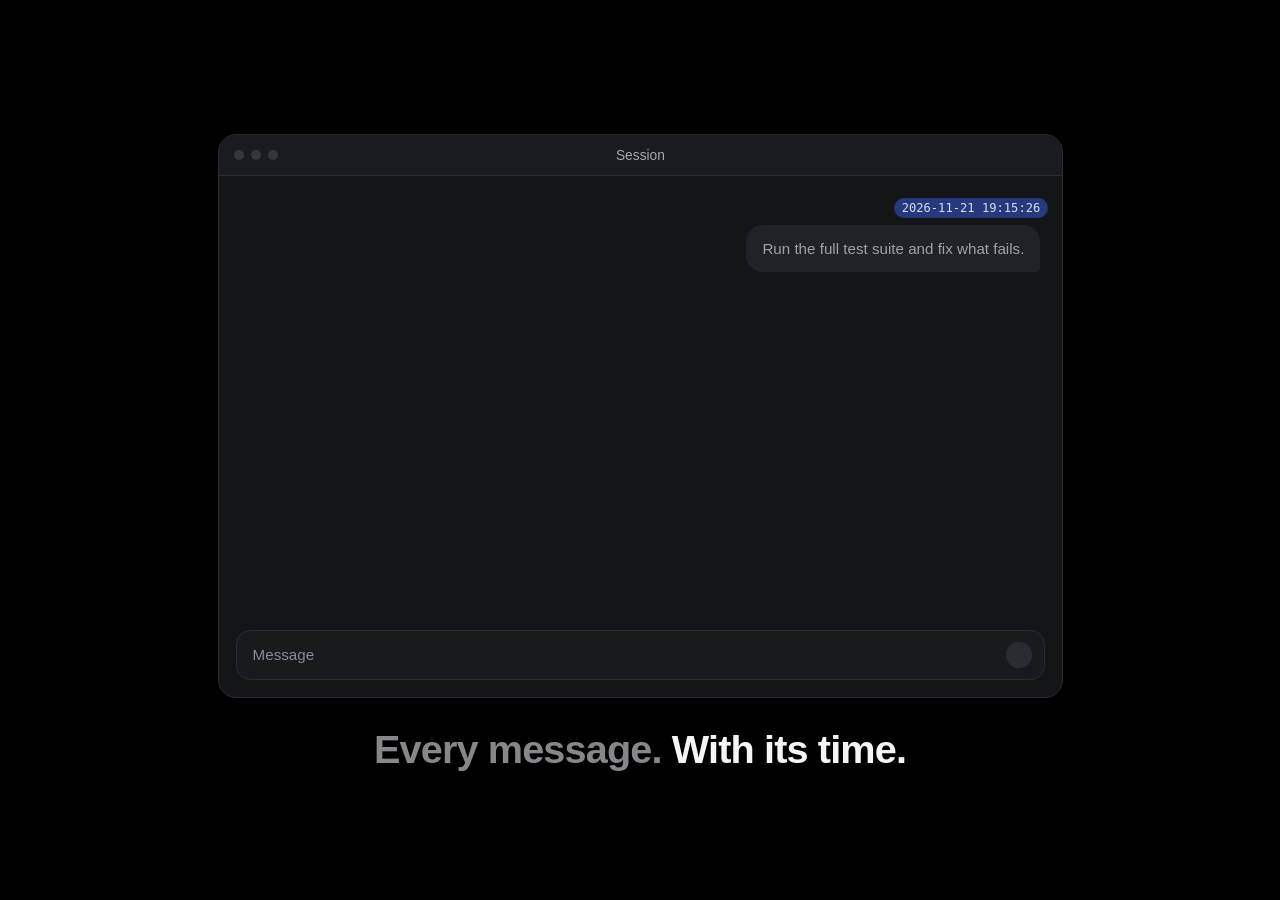
<file: docs/demo.html>
<!doctype html>
<html lang="en">
<head>
<meta charset="utf-8">
<meta name="viewport" content="width=device-width, initial-scale=1">
<title>When: every message, with its time</title>
<link rel="stylesheet" href="when-sim.css">
<style>
  :root { --font-text: -apple-system, BlinkMacSystemFont, "SF Pro Display", "SF Pro Text", "Helvetica Neue", Helvetica, Arial, sans-serif; --font-mono: ui-monospace, SFMono-Regular, "SF Mono", Menlo, Consolas, monospace; }
  * { box-sizing: border-box; }
  html, body { margin: 0; height: 100%; background: #000; overflow: hidden; }
  .stage { width: min(100vw, calc(100vh * 16 / 9)); aspect-ratio: 16 / 9; margin: 0 auto; position: relative; top: 50%; transform: translateY(-50%);
    container-type: inline-size; display: grid; grid-template-rows: 1fr auto; justify-items: center; padding: 3.4cqw 0 3cqw; gap: 2.4cqw; }
  .win { width: 66cqw; min-height: 0; height: 100%; }
  h1 { margin: 0; font: 400 3.1cqw/1.1 var(--font-text); letter-spacing: -.022em; font-weight: 600; color: #f5f5f7; }
  h1 span { color: #86868b; }
</style>
</head>
<body>
<div class="stage">
  <div class="win" data-sim-host><div data-sim="once" data-k="1.8" data-fixed></div></div>
  <h1><span>Every message.</span> With its time.</h1>
</div>
<script src="when-sim.js"></script>
</body>
</html>
</file>
<file: docs/when-sim.css>
/* The chat window used on the page and in demo.html. Sizes are in em; the window sets its own font-size
   from its width, so the same markup is right at 340px and at 900px. */
.ws {
  --ws-bg: #141519; --ws-bar: #1a1b20; --ws-line: #2a2c33; --ws-bubble: #272930; --ws-ink: #e9ebef;
  --ws-text: #cfd2d9; --ws-dim: #868c97; --ws-hi: #d6e2ff; --ws-hi-bg: #3a5bd9;
  container-type: inline-size; position: relative; display: flex; flex-direction: column; height: 100%; min-height: 0;
  background: var(--ws-bg); border: 1px solid var(--ws-line); border-radius: 18px; overflow: hidden; color: var(--ws-text);
  font-family: var(--font-text, system-ui, sans-serif); text-align: left;
}
.ws > * { font-size: clamp(11.5px, calc(var(--ws-k, 2.6) * 1cqw), 26px); }
.ws__bar { flex: none; display: flex; align-items: center; height: 3em; padding: 0 1.1em; background: var(--ws-bar); border-bottom: 1px solid var(--ws-line); color: var(--ws-dim); font-size: .86em; }
.ws__dots { display: flex; gap: .5em; width: 5em; }
.ws__dots i { width: .72em; height: .72em; border-radius: 50%; background: #34363e; }
.ws__title { flex: 1; text-align: center; font-weight: 500; letter-spacing: 0; color: #a3a8b2; }
.ws__bar::after { content: ""; width: 5em; }
.ws__body { position: relative; flex: 1 1 0; min-height: 0; overflow: hidden; padding: 0 1.4em;
}
.ws__flow { display: flex; flex-direction: column; gap: 1.45em; padding: 1.45em 0 1.4em; will-change: transform; }
.ws__flow.is-eased { transition: transform .45s cubic-bezier(.22, 1, .36, 1); }
.ws__flow.is-fading { transition: opacity .6s linear; }

.m { display: flex; flex-direction: column; gap: .5em; opacity: 0; transform: translateY(.45em); }
.m--user { align-items: flex-end; }
.m__time {
  --e: 0; align-self: flex-start; display: inline-block; margin-left: -.6em; padding: .22em .6em; border-radius: 999px; opacity: 0;
  font: 400 .8em/1.2 var(--font-mono, ui-monospace, Menlo, monospace); letter-spacing: 0; font-variant-numeric: tabular-nums;
  color: color-mix(in srgb, var(--ws-hi) calc(var(--e) * 100%), var(--ws-dim));
  background: color-mix(in srgb, color-mix(in srgb, var(--ws-hi-bg) 55%, transparent) calc(var(--e) * 100%), transparent);
}
.m--user .m__time { align-self: flex-end; margin-left: 0; margin-right: -.6em; }
.m__bubble { max-width: 84%; padding: .8em 1.05em; background: var(--ws-bubble); color: var(--ws-ink); border-radius: 1.1em 1.1em .3em 1.1em; line-height: 1.45; opacity: 0; }
.m__text { max-width: 92%; line-height: 1.55; color: var(--ws-text); opacity: 1; }
.m__text p { margin: 0; }
.m__text p + p { margin-top: .35em; }
.m__text .c { visibility: hidden; }
.m__text .c.on { visibility: visible; }
.m__text .tm { font-family: var(--font-mono, ui-monospace, Menlo, monospace); font-size: .88em; color: var(--ws-ink); }
.m__text b { font-weight: 500; color: var(--ws-ink); }
.m__ran { display: inline-flex; align-items: center; gap: .55em; align-self: flex-start; padding: .2em 0; color: #9096a0; font-size: .86em; opacity: 0; }
.m__ran svg { width: .9em; height: .9em; flex: none; }
.ws__input { flex: none; display: flex; align-items: center; justify-content: space-between; margin: 0 1.1em 1.1em; padding: .75em .8em .75em 1.05em; border: 1px solid var(--ws-line); border-radius: .95em; color: #868c97; background: #181a1e; }
.ws__input i { display: block; width: 1.7em; height: 1.7em; border-radius: 50%; background: #2a2c33; }
.ws.is-static .m, .ws.is-static .m__bubble, .ws.is-static .m__ran, .ws.is-static .m__time { opacity: 1; transform: none; }
.ws.is-static .m__text .c { visibility: visible; }
.ws.is-static .m__time { --e: 0; }
.ws-pause { position: absolute; right: var(--s-4, 16px); bottom: var(--s-4, 16px); z-index: 3; }
@media (prefers-reduced-motion: reduce) { .ws__flow.is-eased { transition: none; } }
[data-sim] { height: 100%; }
.ws.is-static .ws__flow { transform: none !important; }
.ws, .ws__body { min-width: 0; }
</file>
